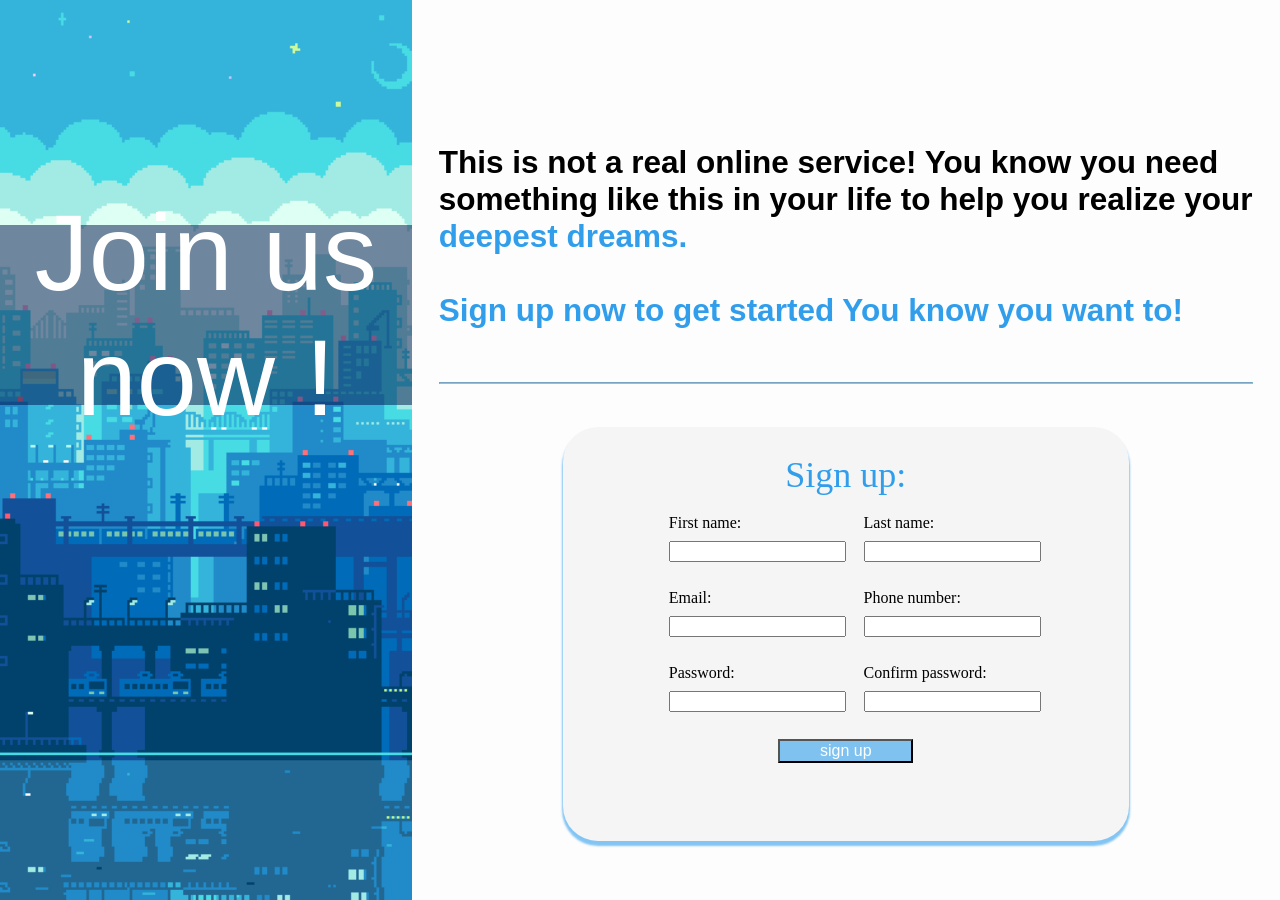
<file: 1-sign-up page/index.html>
<!DOCTYPE html>
<html lang="en">
<head>
    <meta charset="UTF-8">
    <meta name="viewport" content="width=device-width, initial-scale=1.0">
    <link rel="stylesheet" href="./style.css">
    <title>Sign up</title>
</head>
<body>
    <div class="content">
        <div class="image">
            <div class="banner">
                <div class="logo">
                   Join us now !
                </div>
            </div>
        </div>
        <div class="text">
            <div class="dis">
                This is not a real online service! You know you need something like this in your life to help you realize your <span class="highlight">deepest dreams.</span><br> <br><span class="highlight">Sign up now to get started
                You know you want to!</span>
                <br><br><hr>
            </div>
            <div class="form">
                <span class="highlight" style="font-size: 4vmin;">Sign up:</span><br>
                <form>
                    <div class="input-row">
                        <label>
                            First name:<br>
                            <input type="text" name="fname" id="fname">
                        </label>
                        <label>
                            Last name:<br>
                            <input type="text" name="lname" id="lname"><br>
                        </label>
                    </div>
                    <div class="input-row">
                        <label>                   
                            Email:<br>
                            <input type="email" name="email" id="email">
                        </label>
                        <label>
                            Phone number:<br>
                            <input type="tel" name="phonenum" id="phonenum">
                        </label>
                    </div>
                    <div class="input-row">
                        <label>                       
                             Password:<br>
                            <input type="password" name="password" id="password">
                        </label>
                        <label>
                            Confirm password:<br>
                            <input type="password" name="cpassword" id="cpassword">
                        </label>
                    </div>
                    <div class="buttons"><button type="submit">sign up</button></div>
                    
                </form>
            </div>
        </div>
    </div>
</body>
</html>
</file>
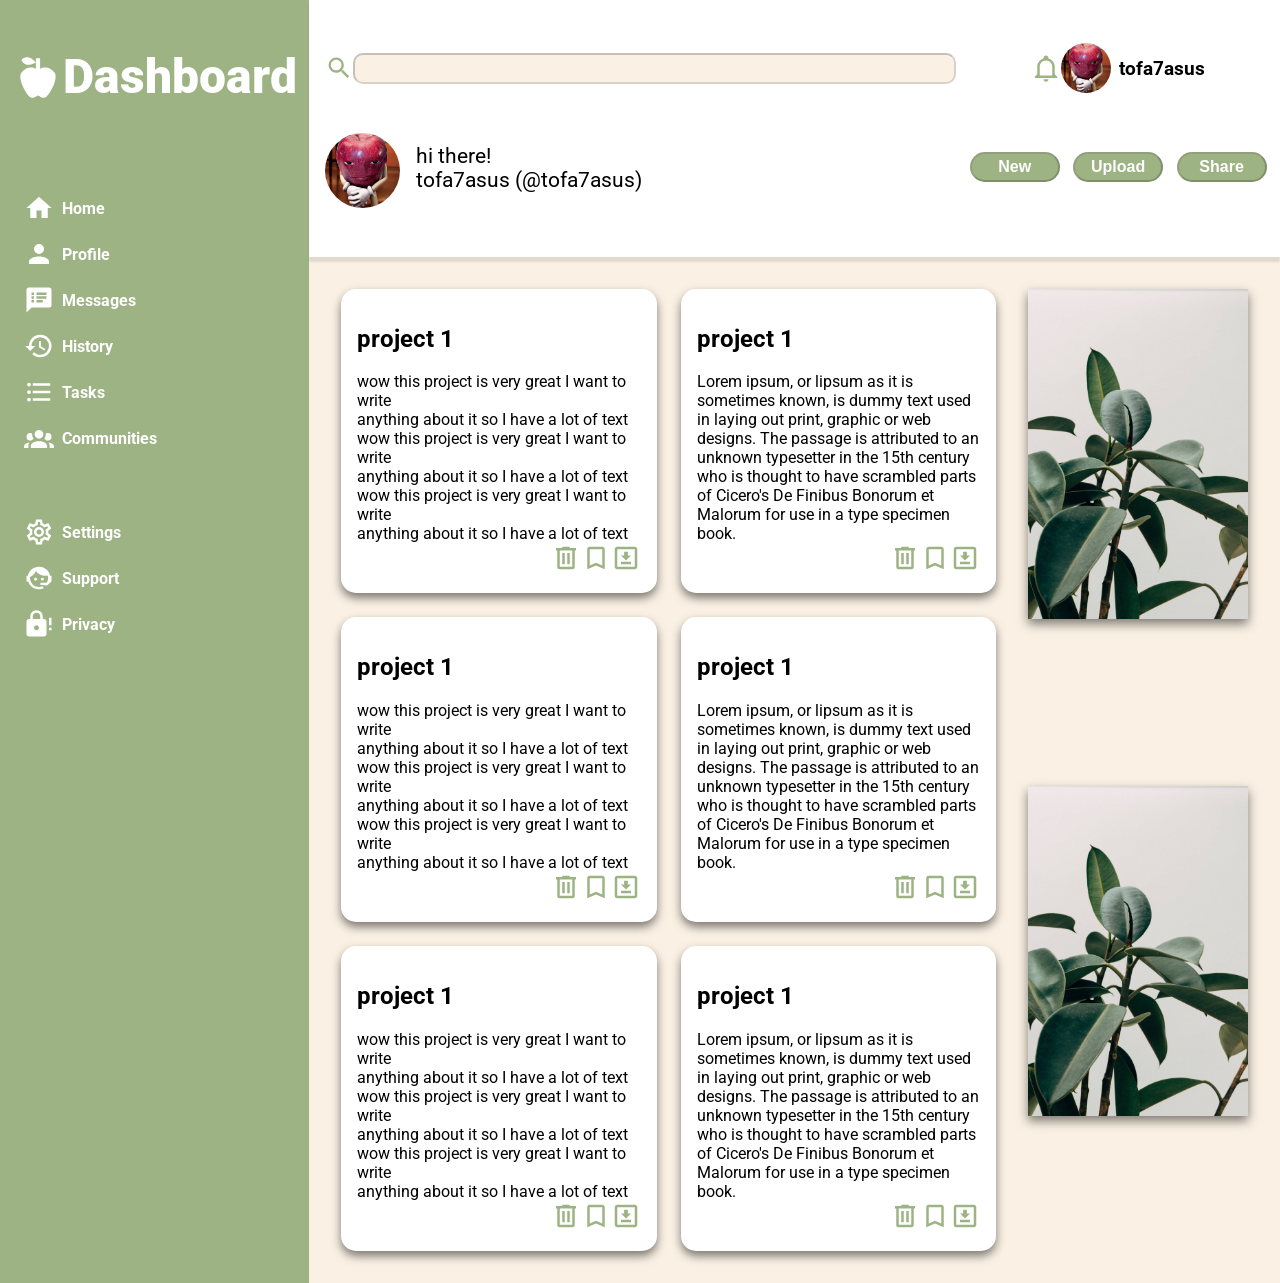
<file: 2-admin dashboard/index.html>
<!DOCTYPE html>
<html lang="en">
<head>
    <meta charset="UTF-8">
    <meta name="viewport" content="width=device-width, initial-scale=1.0">
    <link rel="stylesheet" href="style.css">
    <link href='https://fonts.googleapis.com/css?family=Roboto' rel='stylesheet'>
    <title>Dashboard</title>
</head>
<body>
    <div class="header">
        <div class="searchbar">
            <svg xmlns="http://www.w3.org/2000/svg" viewBox="0 0 24 24"><path d="M9.5,3A6.5,6.5 0 0,1 16,9.5C16,11.11 15.41,12.59 14.44,13.73L14.71,14H15.5L20.5,19L19,20.5L14,15.5V14.71L13.73,14.44C12.59,15.41 11.11,16 9.5,16A6.5,6.5 0 0,1 3,9.5A6.5,6.5 0 0,1 9.5,3M9.5,5C7,5 5,7 5,9.5C5,12 7,14 9.5,14C12,14 14,12 14,9.5C14,7 12,5 9.5,5Z" /></svg>
            <input type="text" name="search" id="search" class="search">
        </div>
        <div class="profile">
            <svg xmlns="http://www.w3.org/2000/svg" viewBox="0 0 24 24"><path d="M10 21H14C14 22.1 13.1 23 12 23S10 22.1 10 21M21 19V20H3V19L5 17V11C5 7.9 7 5.2 10 4.3V4C10 2.9 10.9 2 12 2S14 2.9 14 4V4.3C17 5.2 19 7.9 19 11V17L21 19M17 11C17 8.2 14.8 6 12 6S7 8.2 7 11V18H17V11Z" /></svg>
            <img class="profilepic" src="images/profilepic.jpg">
            <p>tofa7asus</p>
        </div>
        <div class="welcome">
            <img class="profilepic" src="images/profilepic.jpg" width="60px" height="60px">
            <p>
            hi there!
            <br>tofa7asus (@tofa7asus)
            </p>
        </div>
        <div class="btns">
            <button>New</button>
            <button>Upload</button>
            <button>Share</button>
        </div>
    </div>

    <div class="sidebar">
        <div class="logo">
            <img src="images/apple.svg">
           <p>Dashboard</p>
        </div>
    
        <ul class="nav">
                <li>
                <img class="icons" src="images/home.svg">
                <a href="">Home</a>      
                </li>
                <li>
            <img class="icons" src="images/profile.svg">
            <a href="">Profile</a>
        </li>
        <li>
            <img class="icons" src="images/messages.svg">
            <a href="">Messages</a>
        </li>
        <li>
            <img class="icons" src="images/history.svg">
            <a href="">History</a>
        </li>
        <li>
            <img class="icons" src="images/tasks.svg">
            <a href="">Tasks</a>
        </li>
        <li>
            <img class="icons" src="images/communites.svg">
            <a href="">Communities</a>
        
        </li>
        </ul>

        <ul class="settings">
                <li>
                    <img class="icons" src="images/settings.svg">
                    <a href="">Settings</a>
                </li>
                <li>
                    <img class="icons" src="images/support.svg">
                    <a href="">Support</a>
                    </li>
                <li>
                    <img class="icons" src="images/privacy.svg">
                    <a href="">Privacy</a>
                </li>
        </ul>
    </div>

    <div class="maincontent">
        <div class="projects">
           
            <div class="project">
                <div class="projecttxt">
                    <h2>project 1</h2>
                    wow this project is very great I want to write<br> anything about it so I have a lot of text<br>
                    wow this project is very great I want to write<br> anything about it so I have a lot of text<br>
                    wow this project is very great I want to write<br> anything about it so I have a lot of text
                </div>
                <div class="projectbtns">
                    <a href=""><svg xmlns="http://www.w3.org/2000/svg" viewBox="0 0 24 24"><path d="M9,3V4H4V6H5V19A2,2 0 0,0 7,21H17A2,2 0 0,0 19,19V6H20V4H15V3H9M7,6H17V19H7V6M9,8V17H11V8H9M13,8V17H15V8H13Z" /></svg></a>
                    <a href=""><svg xmlns="http://www.w3.org/2000/svg" viewBox="0 0 24 24"><path d="M17,18L12,15.82L7,18V5H17M17,3H7A2,2 0 0,0 5,5V21L12,18L19,21V5C19,3.89 18.1,3 17,3Z" /></svg></a>
                    <a href=""><svg xmlns="http://www.w3.org/2000/svg" viewBox="0 0 24 24"><path d="M8 17V15H16V17H8M16 10L12 14L8 10H10.5V7H13.5V10H16M5 3H19C20.11 3 21 3.9 21 5V19C21 20.11 20.11 21 19 21H5C3.9 21 3 20.11 3 19V5C3 3.9 3.9 3 5 3M5 5V19H19V5H5Z" /></svg></a>
                </div>
            </div>
            <div class="project">
                <div class="projecttxt">
                    <h2>project 1</h2>
                    Lorem ipsum, or lipsum as it is sometimes known, is dummy text used in laying out print, graphic or web designs. The passage is attributed to an unknown typesetter in the 15th century who is thought to have scrambled parts of Cicero's De Finibus Bonorum et Malorum for use in a type specimen book.
                </div>
                <div class="projectbtns">
                    <a href=""><svg xmlns="http://www.w3.org/2000/svg" viewBox="0 0 24 24"><path d="M9,3V4H4V6H5V19A2,2 0 0,0 7,21H17A2,2 0 0,0 19,19V6H20V4H15V3H9M7,6H17V19H7V6M9,8V17H11V8H9M13,8V17H15V8H13Z" /></svg></a>
                    <a href=""><svg xmlns="http://www.w3.org/2000/svg" viewBox="0 0 24 24"><path d="M17,18L12,15.82L7,18V5H17M17,3H7A2,2 0 0,0 5,5V21L12,18L19,21V5C19,3.89 18.1,3 17,3Z" /></svg></a>
                    <a href=""><svg xmlns="http://www.w3.org/2000/svg" viewBox="0 0 24 24"><path d="M8 17V15H16V17H8M16 10L12 14L8 10H10.5V7H13.5V10H16M5 3H19C20.11 3 21 3.9 21 5V19C21 20.11 20.11 21 19 21H5C3.9 21 3 20.11 3 19V5C3 3.9 3.9 3 5 3M5 5V19H19V5H5Z" /></svg></a>
                </div>
            </div>
            <div class="project">
                <div class="projecttxt">
                    <h2>project 1</h2>
                    wow this project is very great I want to write<br> anything about it so I have a lot of text<br>
                    wow this project is very great I want to write<br> anything about it so I have a lot of text<br>
                    wow this project is very great I want to write<br> anything about it so I have a lot of text
                </div>
                <div class="projectbtns">
                    <a href=""><svg xmlns="http://www.w3.org/2000/svg" viewBox="0 0 24 24"><path d="M9,3V4H4V6H5V19A2,2 0 0,0 7,21H17A2,2 0 0,0 19,19V6H20V4H15V3H9M7,6H17V19H7V6M9,8V17H11V8H9M13,8V17H15V8H13Z" /></svg></a>
                    <a href=""><svg xmlns="http://www.w3.org/2000/svg" viewBox="0 0 24 24"><path d="M17,18L12,15.82L7,18V5H17M17,3H7A2,2 0 0,0 5,5V21L12,18L19,21V5C19,3.89 18.1,3 17,3Z" /></svg></a>
                    <a href=""><svg xmlns="http://www.w3.org/2000/svg" viewBox="0 0 24 24"><path d="M8 17V15H16V17H8M16 10L12 14L8 10H10.5V7H13.5V10H16M5 3H19C20.11 3 21 3.9 21 5V19C21 20.11 20.11 21 19 21H5C3.9 21 3 20.11 3 19V5C3 3.9 3.9 3 5 3M5 5V19H19V5H5Z" /></svg></a>
                </div>
            </div>
            <div class="project">
                <div class="projecttxt">
                    <h2>project 1</h2>
                    Lorem ipsum, or lipsum as it is sometimes known, is dummy text used in laying out print, graphic or web designs. The passage is attributed to an unknown typesetter in the 15th century who is thought to have scrambled parts of Cicero's De Finibus Bonorum et Malorum for use in a type specimen book.
                </div>
                <div class="projectbtns">
                    <a href=""><svg xmlns="http://www.w3.org/2000/svg" viewBox="0 0 24 24"><path d="M9,3V4H4V6H5V19A2,2 0 0,0 7,21H17A2,2 0 0,0 19,19V6H20V4H15V3H9M7,6H17V19H7V6M9,8V17H11V8H9M13,8V17H15V8H13Z" /></svg></a>
                    <a href=""><svg xmlns="http://www.w3.org/2000/svg" viewBox="0 0 24 24"><path d="M17,18L12,15.82L7,18V5H17M17,3H7A2,2 0 0,0 5,5V21L12,18L19,21V5C19,3.89 18.1,3 17,3Z" /></svg></a>
                    <a href=""><svg xmlns="http://www.w3.org/2000/svg" viewBox="0 0 24 24"><path d="M8 17V15H16V17H8M16 10L12 14L8 10H10.5V7H13.5V10H16M5 3H19C20.11 3 21 3.9 21 5V19C21 20.11 20.11 21 19 21H5C3.9 21 3 20.11 3 19V5C3 3.9 3.9 3 5 3M5 5V19H19V5H5Z" /></svg></a>
                </div>
            </div>
            <div class="project">
                <div class="projecttxt">
                    <h2>project 1</h2>
                    wow this project is very great I want to write<br> anything about it so I have a lot of text<br>
                    wow this project is very great I want to write<br> anything about it so I have a lot of text<br>
                    wow this project is very great I want to write<br> anything about it so I have a lot of text
                </div>
                <div class="projectbtns">
                    <a href=""><svg xmlns="http://www.w3.org/2000/svg" viewBox="0 0 24 24"><path d="M9,3V4H4V6H5V19A2,2 0 0,0 7,21H17A2,2 0 0,0 19,19V6H20V4H15V3H9M7,6H17V19H7V6M9,8V17H11V8H9M13,8V17H15V8H13Z" /></svg></a>
                    <a href=""><svg xmlns="http://www.w3.org/2000/svg" viewBox="0 0 24 24"><path d="M17,18L12,15.82L7,18V5H17M17,3H7A2,2 0 0,0 5,5V21L12,18L19,21V5C19,3.89 18.1,3 17,3Z" /></svg></a>
                    <a href=""><svg xmlns="http://www.w3.org/2000/svg" viewBox="0 0 24 24"><path d="M8 17V15H16V17H8M16 10L12 14L8 10H10.5V7H13.5V10H16M5 3H19C20.11 3 21 3.9 21 5V19C21 20.11 20.11 21 19 21H5C3.9 21 3 20.11 3 19V5C3 3.9 3.9 3 5 3M5 5V19H19V5H5Z" /></svg></a>
                </div>
            </div>
            <div class="project">
                <div class="projecttxt">
                    <h2>project 1</h2>
                    Lorem ipsum, or lipsum as it is sometimes known, is dummy text used in laying out print, graphic or web designs. The passage is attributed to an unknown typesetter in the 15th century who is thought to have scrambled parts of Cicero's De Finibus Bonorum et Malorum for use in a type specimen book.
                </div>
                <div class="projectbtns">
                    <a href=""><svg xmlns="http://www.w3.org/2000/svg" viewBox="0 0 24 24"><path d="M9,3V4H4V6H5V19A2,2 0 0,0 7,21H17A2,2 0 0,0 19,19V6H20V4H15V3H9M7,6H17V19H7V6M9,8V17H11V8H9M13,8V17H15V8H13Z" /></svg></a>
                    <a href=""><svg xmlns="http://www.w3.org/2000/svg" viewBox="0 0 24 24"><path d="M17,18L12,15.82L7,18V5H17M17,3H7A2,2 0 0,0 5,5V21L12,18L19,21V5C19,3.89 18.1,3 17,3Z" /></svg></a>
                    <a href=""><svg xmlns="http://www.w3.org/2000/svg" viewBox="0 0 24 24"><path d="M8 17V15H16V17H8M16 10L12 14L8 10H10.5V7H13.5V10H16M5 3H19C20.11 3 21 3.9 21 5V19C21 20.11 20.11 21 19 21H5C3.9 21 3 20.11 3 19V5C3 3.9 3.9 3 5 3M5 5V19H19V5H5Z" /></svg></a>
                </div>
            </div>
            
        </div>
    
        <div class="sidecontent">
            <div class="news">
                <img src="images/plant1.jpg">
            </div>
            <div class="trend">
                <img src="images/plant1.jpg">
            </div>
        </div>
    </div>
</body>
</html>
</file>
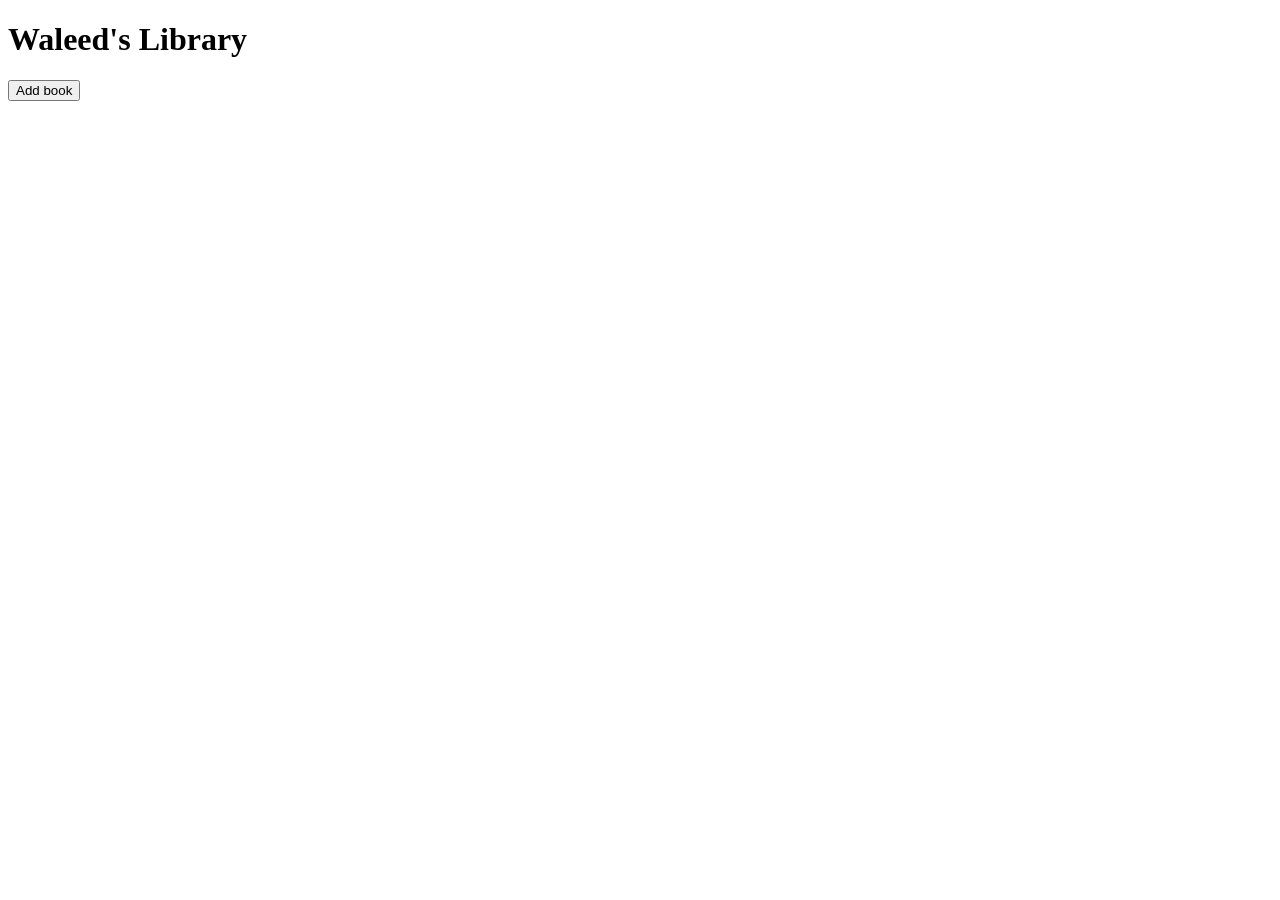
<file: 3-Library/index.html>
<!DOCTYPE html>
<html lang="en">
<head>
    <meta charset="UTF-8">
    <meta name="viewport" content="width=device-width, initial-scale=1.0">
    <link rel="stylesheet" type="text/css" href="stylesheet.css" />
    <title>Waleed's Library</title>
</head>
<body>
    <header>
        <h1>Waleed's Library</h1>
    </header>
    <main>
        <button id="add-book-btn">Add book</button>

        <form id="new-book-form">
            <label for="title">Title:</label>
            <input type="text" id="title">

            <label for="author">Author:</label>
            <input type="text" id="author">

            <label for="pagesNum">Pages:</label>
            <input type="text" id="pagesNum">

            <label for="read">Read?:</label>
            <input type="checkbox" id="read">

            <input type="submit" value="add book">
        </form>
        <div id="libraryDiv">

        </div>
        
    </main>
    <footer></footer>
    <script src="script.js"></script>
</body>

</html>
</file>
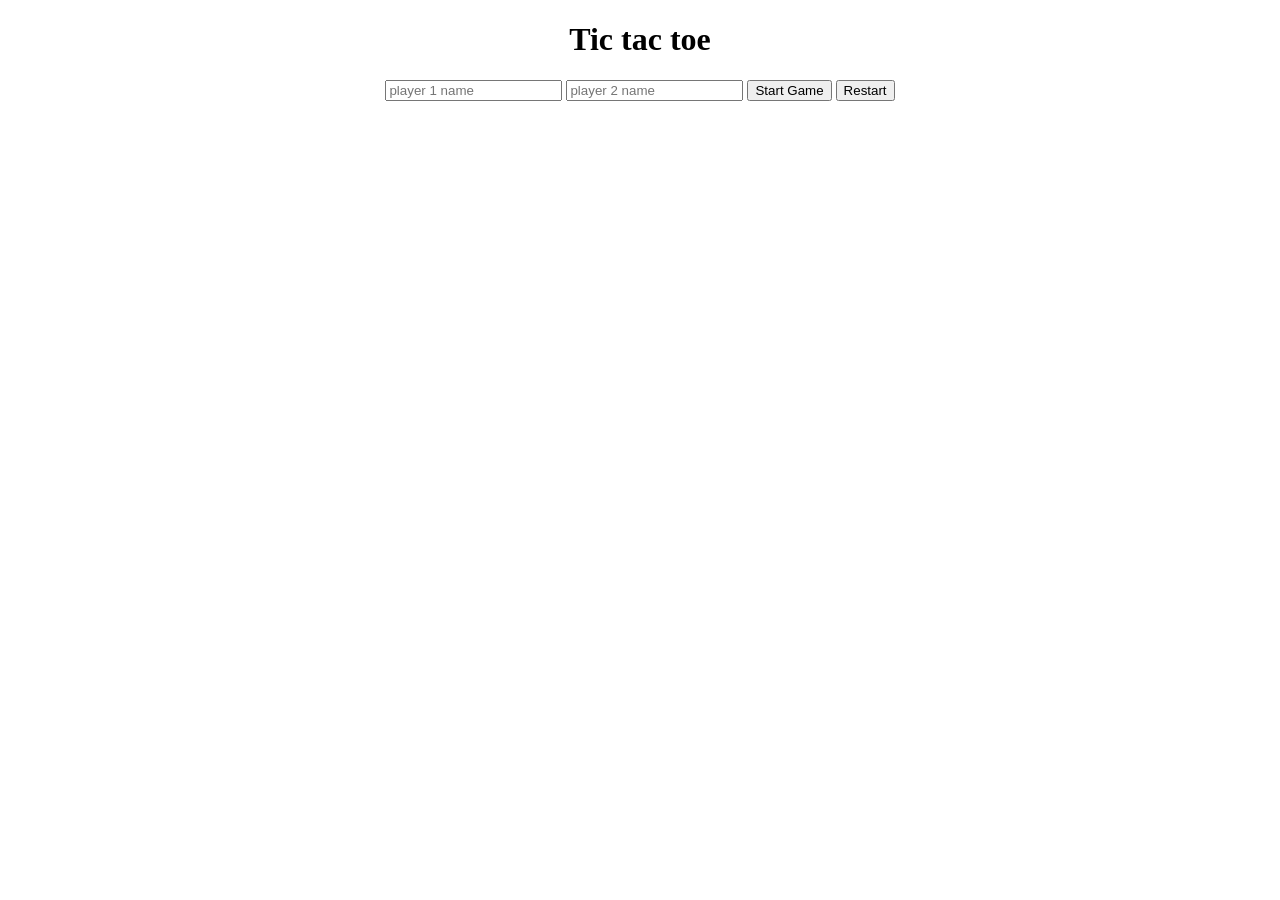
<file: 4-tic tac toe/index.html>
<!DOCTYPE html>
<html lang="en">
<head>
    <meta charset="UTF-8">
    <meta name="viewport" content="width=device-width, initial-scale=1.0">
    <title>tic tac toe</title>
    <link rel="stylesheet" type="text/css" href="./stylesheet.css" /> 
</head>

<body>
    <h1>Tic tac toe</h1>
    <div id="controls">
        <div>
            <input type="text" id="player1" placeholder="player 1 name">
            <input type="text" id="player2" placeholder="player 2 name">
        
            <button id="start-button">Start Game</button>
            <button id="restart-button">Restart</button>
        </div>

    </div>
  
    <div id="gameboard"></div>
    <div id="result"></div>

    <script src="./script.js"></script>
</body>
</html>
</file>
<file: 1-sign-up page/style.css>
body {
  padding: 0;
  margin: 0;
}

.content {
  display: flex;
  width:100vw;
  height:100vh;
}

.image {
    width: 40vw;
    background-image: url(./LIGHT.webp);
    background-size:cover;
    background-position: center;
    display: flex;

    flex-direction: column;
   flex-direction: column;
}

.text {
  width: 120vmin;
  background-color: #fdfdfd;
  display: flex;
  flex-direction: column;
  align-items: center;

}

.banner {
  text-align: center;
  background-color: rgba(1, 14, 75, 0.5);
  height: 20vh;
  display: flex;
  align-items: center;
  justify-content: center;
  margin-top: 25vh;
  flex:0;
}


.logo {
  color: white;
  font-size: 12vmin;
  font-family: Impact, Haettenschweiler, 'Arial Narrow Bold', sans-serif;
  border-width: 5px;
  
}

.dis {
  margin: 3vmin;
  margin-top: 16vmin;
  font-family: Arial, sans-serif;
  font-weight: bold;
  font-size: 3.5vmin;
}

.form {
  width: 40vw;
  height:40vh;
  background-color: whitesmoke;
  border-radius: 35px;
  box-shadow: 0px 4px 2px 1px rgba(49, 158, 236, 0.6);
  display: flex;
  flex-direction: column;
  

  align-items: center;
  padding: 3vmin;
}

.input-row {
    display: flex;
    justify-content: space-between;
    margin-bottom: 3vmin;
    width:auto;
  }

label {
  width: 45%;
}

input {
  margin-top: 1vmin;
  width:auto;
}

hr {
  border-width: 1px;
  border-color: rgba(49, 158, 236, 0.6);
}

.highlight {
  color: rgba(49, 158, 236);
}
button{
    width: 15vmin;
    font-size: 1rem;
    color:white;
    background-color: rgba(49, 158, 236,0.6); 

}
.buttons{
    display: flex;
    justify-content: center;
}

@media only screen and (max-width: 400px){

}
</file>
<file: 2-admin dashboard/style.css>
body{
    display:grid;
    grid-template-rows: 1fr 4fr;
    margin:0;
    font-family:'roboto';
}
ul{
    padding-left: 0rem;
    padding-right:9rem;
    padding-bottom: 0;
    width:100%;
}

.header{
    grid-row:1/2;
    grid-column: 2/3;
    display: grid;
    grid-template: 1fr 1fr/2fr 1fr;
    background-color: white;
    border-width: 10px;
    border-color:black;
    box-shadow: 0px 5px 2px 0px rgba(0, 0, 0, 0.1);
    position: relative;
    
   
}
.searchbar{
display: flex;
align-items: center;
margin-top: 0.5rem;
margin-left: 1rem;

}

.searchbar>.icons{
    width: 30px;
    height: 30px;
    
    
}
.searchbar>.search{
    width: 100%;
    height: 25px;
    border-radius: 10px;
    border-width: 2px;
    border-color: rgba(0, 0, 0, 0.2);
    background-color:#FAF1E4
}

.profile{
    display: flex;
    align-items:center;
    justify-content:center;
    margin-top: 0.5rem;

    
}
.profile>.icons{
    width: 30px;
    height: 30px;
}
.profile>.profilepic{
    width: 50px;
    height: 50px;
    border-radius: 50%;
}
.profile>p{
    font-size: 1.2rem;
    padding-left: 0.5rem;
    color:black;
    font-weight: bold;
}

.welcome{
 display: grid;
 grid-template-columns: 1fr 4fr;
 align-self: start;
 justify-self: start;
 margin-left: 1rem;

}
.welcome>img{
 width: 75px;
 height: 75px;
 border-radius: 50%;
 align-self: center;
justify-self: center;
margin-right: 1rem;
}
.welcome>img:hover{
    transform: translateY(-5px);
    transform: scale(1.1);

}
.welcome>p{
    align-self: start;
    font-size: 1.3rem;
    margin-top: 1rem;
}
.welcome>.bigtext{
    font-size: 50px;

}
.btns{
    display: flex;
    align-items: center;
    justify-content: space-evenly; 
    align-self: start;
    margin-top: 1.5rem;
    margin-bottom: 0;
    
}
button{
    color:white;
    background-color: #9EB384;
    border-radius: 20px;
    width: 90px;
    height: 30px;
    font-weight: bold;
    font-size: 1rem;
    border-width: 2px;
    border-color: rgba(0, 0, 0, 0.2)
}
button:hover{
    transform: translateY(-2px);
}
button:active{
    background-color: #435334;
}


.sidebar{
    grid-row:1/3;
    grid-column: 1/2;
    display: grid;
    grid-template-rows:auto auto 1fr;
    gap:1rem;
    grid-template-columns:1fr;
    background-color:#9EB384;
    height:100;vh
}
.logo>p{
 color: white;
}
.logo>img{
    width:50px;
    filter:invert(100%);
    box-shadow: 10px;
}
.logo>img:hover{
    transform: translateY(-5px);

}
.sidebar>.logo{
    display: flex;
    align-items: center;
    justify-content: center;
    font-weight: 1000;
    font-size: 3rem;
}

li{
    color: white;
    width:100%;
    font-weight: bold;
    display: flex;
    padding:0.5rem;
    align-items: center;
}
li:hover{
   background-color:#435334;
}
a{
    text-decoration: none;
    color:white;
}

.icons{
    width: 30px;
    height: 30px;
    filter: invert(100%);
    padding-right:0.5rem;
    padding-left:1rem
}
.maincontent{
    grid-row:2/3;
    grid-column: 2/3;
    background-color:#FAF1E4;
    display: grid;
    grid-template-columns: 2fr auto;


}

.projects{
    display:grid;
    grid-template-columns: 1fr 1fr;
    overflow: auto;
    grid-auto-rows: 1fr;
    gap:1.5rem;
    padding: 2rem;


}

.project{
    display:grid;
    grid-template-rows: 1fr auto;
    background-color:white;
    border-width: 10px;
    border-color:black;
    border-radius: 15px;
    box-shadow: 0px 5px 10px 0px rgba(0, 0, 0, 0.5);
    font-size: 1rem;
    padding:1rem;



}
.project:hover{
    transform: translateY(-5px);
    box-shadow: 0px 10px 20px 2px rgba(0, 0, 0, 0.25);
}
.projectbtns{
    display: flex;
    align-items: center;
    justify-content:flex-end; 

}
svg{
    fill:#9EB384;
    width:30px;
    height:30px;
}
svg:hover{
    transform: translateY(-2px);

}
.sidecontent{
    display: grid;
    padding-right: 2rem;
    padding-top: 2rem;
}
.news>img{
    width: 220px;
    box-shadow: 0px 5px 10px 0px rgba(0, 0, 0, 0.5);

}
.trend>img{
    width: 220px;
    box-shadow: 0px 5px 10px 0px rgba(0, 0, 0, 0.5);

}
</file>
<file: 3-Library/stylesheet.css>
#new-book-form{
 display: none;
}
#libraryDiv{
    display: grid;
    grid-template-columns: 1fr 1fr 1fr;
    grid-auto-flow: row;
    margin-top: 2vw;
}
#libraryDiv>div{
    background-color: red;
    padding: 2vw;
    margin: 1vw;
}
</file>
<file: 4-tic tac toe/stylesheet.css>
#gameboard{
    display: grid;
    align-self: center;
    align-items: center;
    justify-content: center;
    grid-template-columns:12vw 12vw 12vw;
    height:25vw;
    margin-top: 5vw;
}
.square{
    display: flex;
    flex-wrap: wrap;
    justify-content: center;
    align-items: center;
    font-size: 8vw;
    font-family: 'Franklin Gothic Medium', 'Arial Narrow', Arial, sans-serif;
    width: 12vw;
    height: 12vw;
    border: 1px solid black;

}
#controls{
    display: flex;
    flex-wrap: wrap;
    justify-content: center;
    align-items: center;
}
h1{
    text-align: center;
}
</file>
